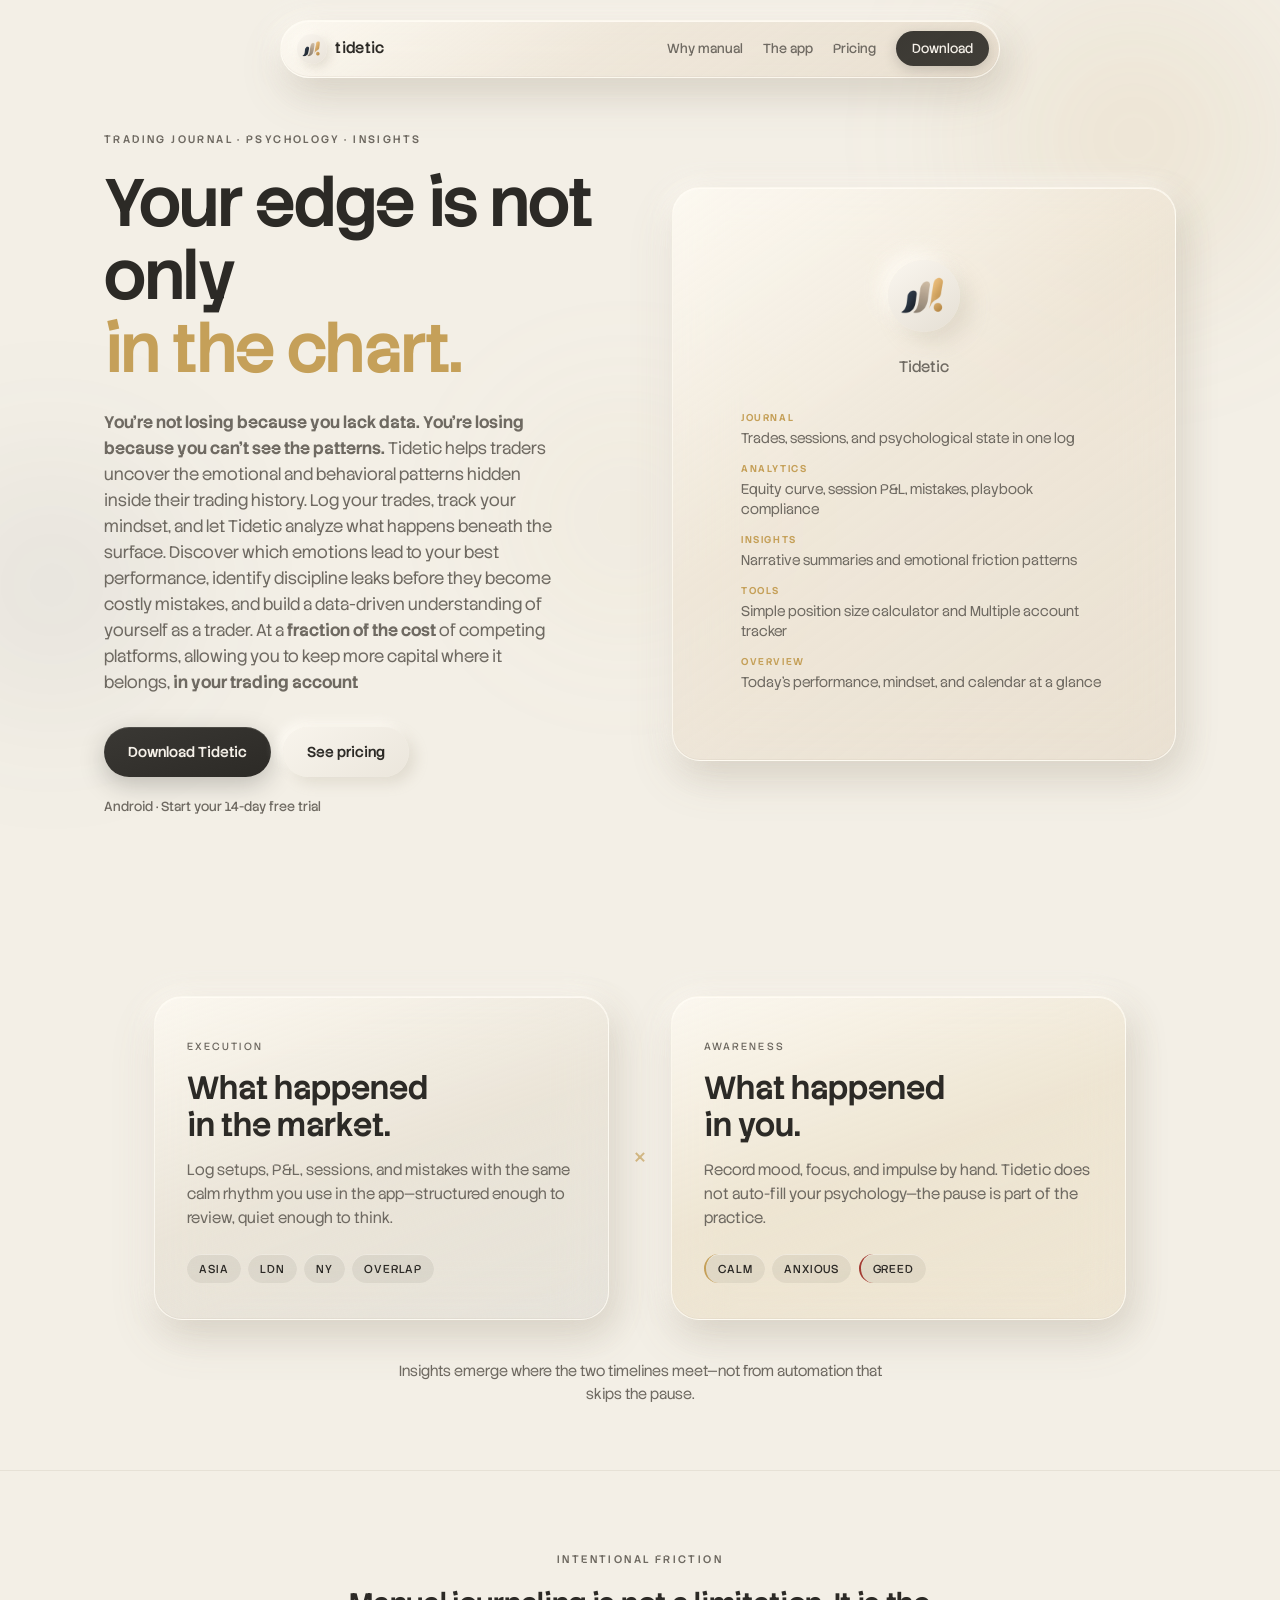
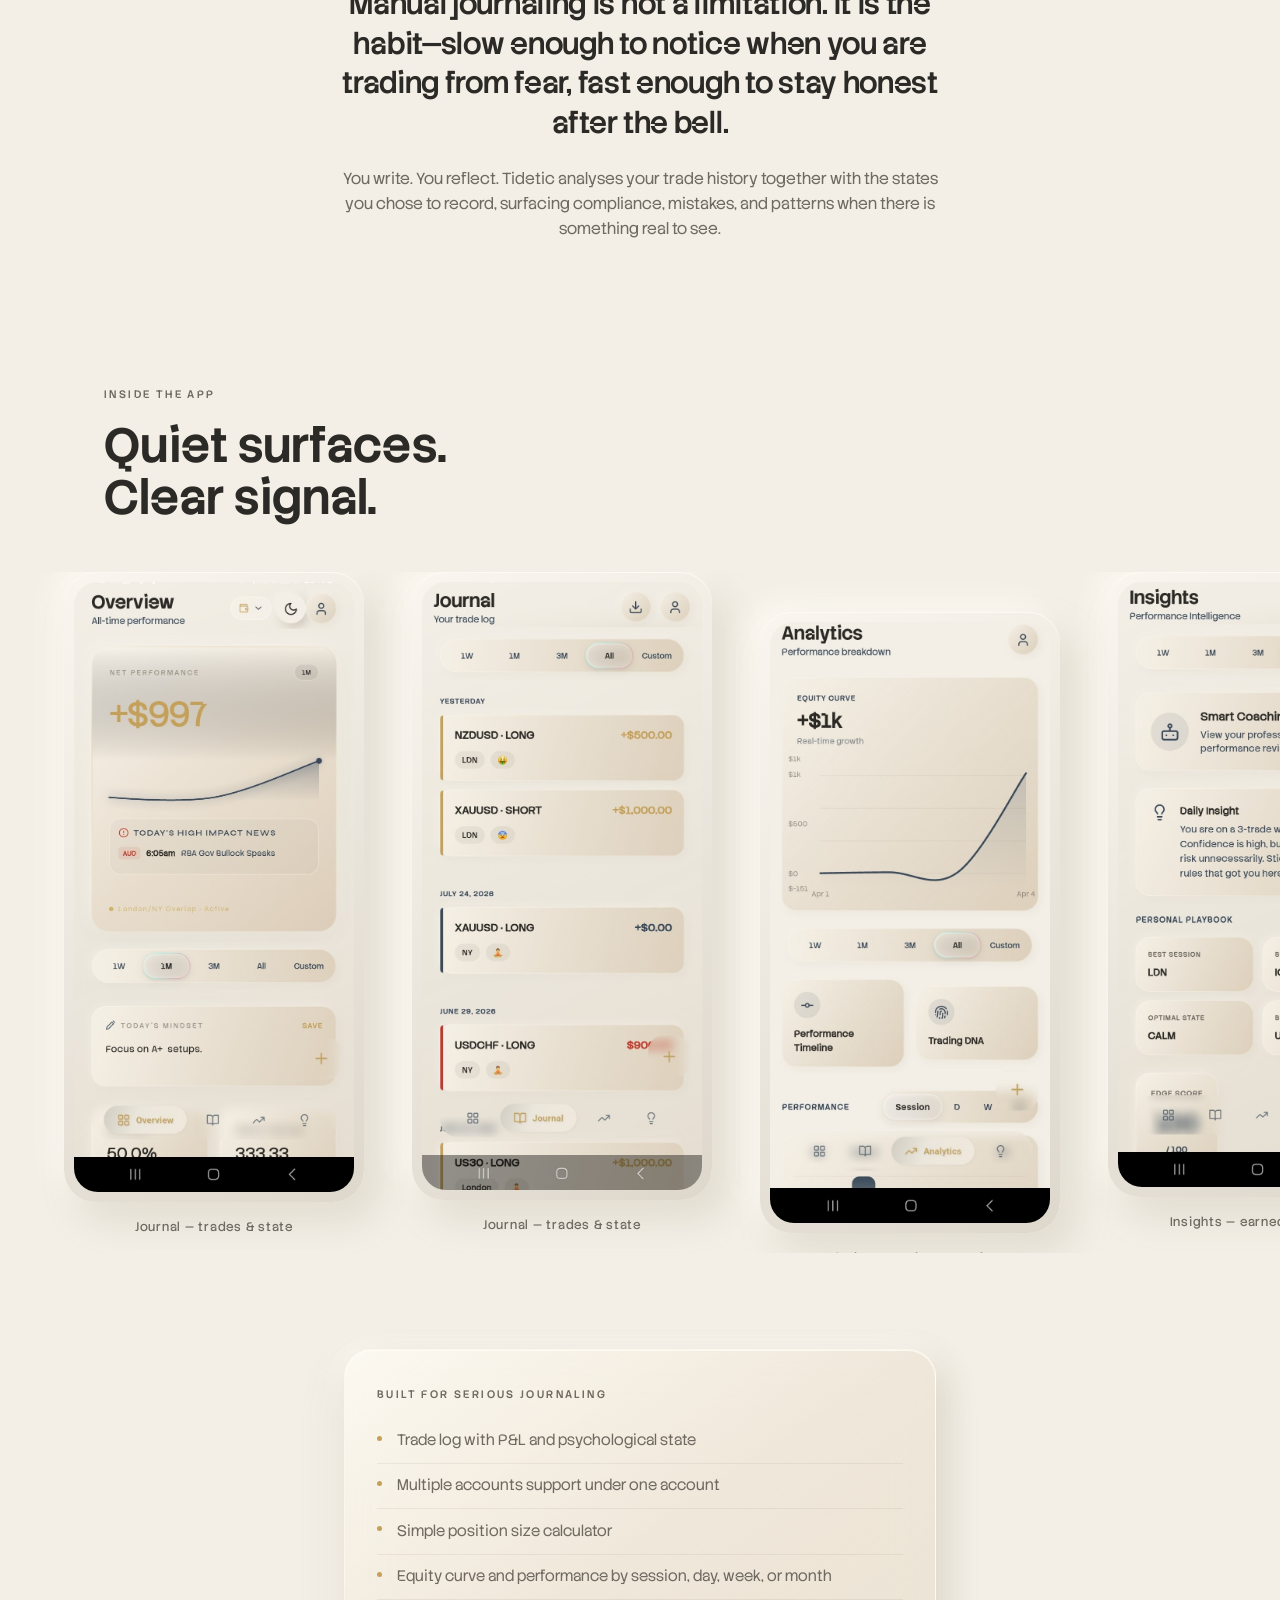
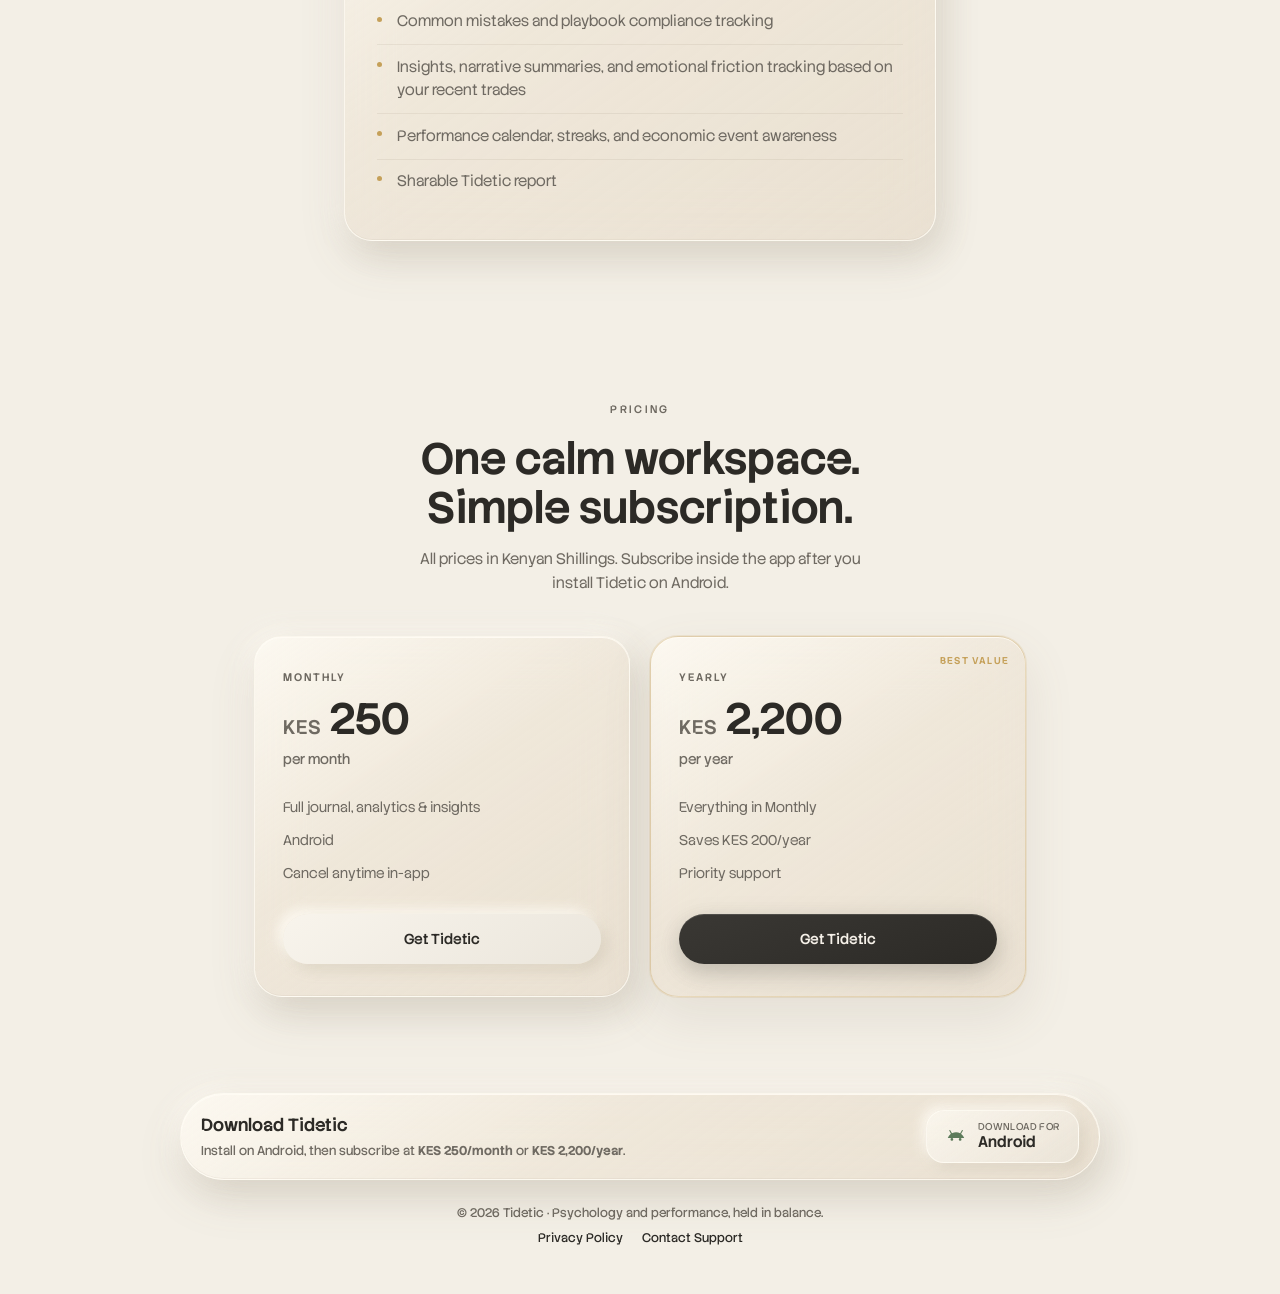
<file: index.html>
<!DOCTYPE html>
<html lang="en">

<head>
  <meta charset="UTF-8" />
  <meta name="viewport" content="width=device-width, initial-scale=1.0" />
  <meta name="description"
    content="Tidetic is a trading journal for Android that pairs your trades with your psychological state—manual reflection, session analytics, and insights." />
  <meta property="og:title" content="Tidetic — Trade journal &amp; psychology" />
  <meta property="og:description"
    content="Journal trades and mindset together. KES 250/month or KES 2,200/year. Android." />
  <meta property="og:type" content="website" />
  <meta name="theme-color" content="#f3efe6" />
  <title>Tidetic — Trading journal &amp; psychology</title>
  <link rel="icon" href="images/app_logo_padded_transparent.png" type="image/png" />
  <link rel="preconnect" href="https://fonts.googleapis.com" />
  <link rel="preconnect" href="https://fonts.gstatic.com" crossorigin />
  <link href="https://fonts.googleapis.com/css2?family=Stack+Sans+Notch:wght@300;400;500;600;700&display=swap"
    rel="stylesheet" />
  <link rel="stylesheet" href="styles.css" />
  <script src="config.js" defer></script>
</head>

<body>
  <div class="ambient" aria-hidden="true">
    <span class="orb orb--gold"></span>
    <span class="orb orb--slate"></span>
    <span class="orb orb--warm"></span>
  </div>

  <header class="site-head glass-strip">
    <a class="mark" href="#top" aria-label="Tidetic home">
      <span class="mark__yin" aria-hidden="true">
        <img src="images/app_logo_padded_transparent.png" alt="" width="30" height="30" />
      </span>
      <span class="mark__word">tidetic</span>
    </a>
    <nav class="site-head__nav" aria-label="Primary">
      <a href="#philosophy">Why manual</a>
      <a href="#product">The app</a>
      <a href="#pricing">Pricing</a>
      <a href="#download" class="nav-cta">Download</a>
    </nav>
  </header>

  <main id="top">
    <section class="hero">
      <div class="hero__intro">
        <p class="eyebrow">Trading journal · Psychology · Insights</p>
        <h1>
          <span class="hero__line">Your edge is not only</span>
          <span class="hero__line hero__line--accent">in the chart.</span>
        </h1>
        <p class="hero__lede">
          <b>You're not losing because you lack data. You're losing because you can't see the patterns.</b>
          Tidetic helps traders uncover the emotional and behavioral patterns hidden inside their trading history. Log
          your trades, track your mindset, and let Tidetic analyze what happens beneath the surface. Discover which
          emotions lead to your best performance, identify discipline leaks before they become costly mistakes, and
          build a data-driven understanding of yourself as a trader. At a <b>fraction of the cost</b> of competing
          platforms, allowing you to keep more capital where it belongs, <b>in your trading account</b>
        </p>
        <div class="hero__actions">
          <a href="#download" class="btn btn--primary">Download Tidetic</a>
          <a href="#pricing" class="btn btn--ghost">See pricing</a>
        </div>
        <p class="hero__platforms">Android · Start your 14-day free trial</p>
      </div>

      <div class="hero-glass glass-panel glass-panel--hero">
        <div class="hero-glass__body">
          <div class="splash-mimic">
            <div class="splash-mimic__orb">
              <img src="images/app_logo_padded_transparent.png" alt="Tidetic app icon" width="72" height="72" />
            </div>
            <p class="splash-mimic__label">Tidetic</p>
          </div>
          <ul class="hero-features">
            <li><span class="hero-features__label">Journal</span> Trades, sessions, and psychological state in one log
            </li>
            <li><span class="hero-features__label">Analytics</span> Equity curve, session P&amp;L, mistakes, playbook
              compliance</li>
            <li><span class="hero-features__label">Insights</span> Narrative summaries and emotional friction patterns
            </li>
            <li><span class="hero-features__label">Tools</span> Simple position size calculator and Multiple account 
              tracker</li>
            <li><span class="hero-features__label">Overview</span> Today’s performance, mindset, and calendar at a
              glance</li>
          </ul>
        </div>
      </div>
    </section>

    <section class="duality" aria-labelledby="duality-heading">
      <h2 id="duality-heading" class="sr-only">Trade data and psychological state</h2>
      <div class="duality__grid">
        <article class="glass-panel duality__pane duality__pane--trade">
          <span class="pane-label">Execution</span>
          <h3 class="pane-title">What happened<br />in the market.</h3>
          <p class="pane-copy">Log setups, P&amp;L, sessions, and mistakes with the same calm rhythm you use in the
            app—structured enough to review, quiet enough to think.</p>
          <ul class="pane-tags">
            <li>Asia</li>
            <li>LDN</li>
            <li>NY</li>
            <li>Overlap</li>
          </ul>
        </article>
        <div class="duality__bridge" aria-hidden="true"><span class="duality__and">×</span></div>
        <article class="glass-panel duality__pane duality__pane--mind">
          <span class="pane-label">Awareness</span>
          <h3 class="pane-title">What happened<br />in you.</h3>
          <p class="pane-copy">Record mood, focus, and impulse by hand. Tidetic does not auto-fill your psychology—the
            pause is part of the practice.</p>
          <ul class="pane-tags pane-tags--state">
            <li>Calm</li>
            <li>Anxious</li>
            <li>Greed</li>
          </ul>
        </article>
      </div>
      <p class="duality__footnote">Insights emerge where the two timelines meet—not from automation that skips the
        pause.</p>
    </section>

    <section id="philosophy" class="philosophy">
      <div class="philosophy__inner">
        <p class="eyebrow">Intentional friction</p>
        <blockquote class="philosophy__quote">
          Manual journaling is not a limitation. It is the habit—slow enough to notice when you are trading from fear,
          fast enough to stay honest after the bell.
        </blockquote>
        <p class="philosophy__body">
          You write. You reflect. Tidetic analyses your trade history together with the states you chose to record,
          surfacing compliance, mistakes, and patterns when there is something real to see.
        </p>
      </div>
    </section>

    <section id="product" class="showcase">
      <header class="showcase__head">
        <p class="eyebrow">Inside the app</p>
        <h2>Quiet surfaces.<br />Clear signal.</h2>
      </header>
      <div class="showcase__stage">
         <figure class="device-frame">
          <div class="device-frame__bezel">
            <img src="images/overview.jpg" alt="Tidetic Overview screen bird's eye view of your trading"
              width="390" height="844" loading="lazy" />
          </div>
          <figcaption>Journal — trades &amp; state</figcaption>
        </figure>
        <figure class="device-frame">
          <div class="device-frame__bezel">
            <img src="images/journal.jpg" alt="Tidetic Journal screen listing trades with psychological tags"
              width="390" height="844" loading="lazy" />
          </div>
          <figcaption>Journal — trades &amp; state</figcaption>
        </figure>
        <figure class="device-frame device-frame--offset">
          <div class="device-frame__bezel">
            <img src="images/Analytics.jpg" alt="Tidetic Analytics equity curve and performance breakdown"
              width="390" height="844" loading="lazy" />
          </div>
          <figcaption>Analytics — equity &amp; sessions</figcaption>
        </figure>
        <figure class="device-frame">
          <div class="device-frame__bezel">
            <img src="images/insights.jpg" alt="Tidetic Insights patterns and reflections" width="390" height="844"
              loading="lazy" />
          </div>
          <figcaption>Insights — earned patterns</figcaption>
        </figure>
      </div>
    </section>

    <section class="capabilities">
      <div class="capabilities__glass glass-panel">
        <p class="eyebrow">Built for serious journaling</p>
        <ul class="capabilities__list">
          <li>Trade log with P&amp;L and psychological state</li>
          <li>Multiple accounts support under one account</li>
          <li>Simple position size calculator</li>
          <li>Equity curve and performance by session, day, week, or month</li>
          <li>Common mistakes and playbook compliance tracking</li>
          <li>Insights, narrative summaries, and emotional friction tracking based on your recent trades</li>
          <li>Performance calendar, streaks, and economic event awareness</li>
          <li>Sharable Tidetic report</li>
        </ul>
      </div>
    </section>

    <section id="pricing" class="pricing" aria-labelledby="pricing-heading">
      <header class="pricing__head">
        <p class="eyebrow">Pricing</p>
        <h2 id="pricing-heading">One calm workspace.<br />Simple subscription.</h2>
        <p class="pricing__intro">All prices in Kenyan Shillings. Subscribe inside the app after you install Tidetic on
          Android.</p>
      </header>

      <div class="pricing__cards">
        <article class="glass-panel pricing-card">
          <p class="pricing-card__label">Monthly</p>
          <p class="pricing-card__price"><span class="pricing-card__currency">KES</span> <span
              class="pricing-card__amount">250</span></p>
          <p class="pricing-card__period">per month</p>
          <ul class="pricing-card__features">
            <li>Full journal, analytics &amp; insights</li>
            <li>Android</li>
            <li>Cancel anytime in-app</li>
          </ul>
          <a href="#download" class="btn btn--ghost pricing-card__cta">Get Tidetic</a>
        </article>

        <article class="glass-panel pricing-card pricing-card--featured">
          <p class="pricing-card__badge">Best value</p>
          <p class="pricing-card__label">Yearly</p>
          <p class="pricing-card__price"><span class="pricing-card__currency">KES</span> <span
              class="pricing-card__amount">2,200</span></p>
          <p class="pricing-card__period">per year</p>
          <ul class="pricing-card__features">
            <li>Everything in Monthly</li>
            <li>Saves KES 200/year</li>
            <li>Priority support</li>
          </ul>
          <a href="#download" class="btn btn--primary pricing-card__cta">Get Tidetic</a>
        </article>
      </div>
    </section>
  </main>

  <footer id="download" class="site-footer">
    <div class="download-dock__glass glass-panel">
      <div class="download-dock__copy">
        <p class="download-dock__title">Download Tidetic</p>
        <p class="download-dock__sub">Install on Android, then subscribe at <strong>KES 250/month</strong> or
          <strong>KES 2,200/year</strong>.
        </p>
      </div>
      <div class="download-dock__actions">
        <!-- Android button -->
        <a href="https://github.com/TonyDimbu/Tidetic/releases/download/v1.0.0/Tideticjournal.apk" class="dl-btn dl-btn--android" id="dl-android" aria-label="Get Tidetic on Android" target="_blank" rel="noopener">
          <svg viewBox="0 0 24 24" width="22" height="22" aria-hidden="true">
            <path fill="currentColor"
              d="M17.6 9.48l1.84-3.18c.16-.27.06-.62-.22-.78a.6.6 0 0 0-.78.22l-1.88 3.24a11.4 11.4 0 0 0-8.92 0L5.76 5.74a.6.6 0 0 0-.78-.22c-.28.16-.38.51-.22.78L6.4 9.48A10.15 10.15 0 0 0 3 14.25h18a10.15 10.15 0 0 0-3.6-4.77zM7.5 17.25a1.5 1.5 0 1 1 0-3 1.5 1.5 0 0 1 0 3zm9 0a1.5 1.5 0 1 1 0-3 1.5 1.5 0 0 1 0 3z" />
          </svg>
          <span><small>Download for</small>Android</span>
        </a>
      </div>
    </div>
    <div class="site-footer__meta">
      <p>© <span id="year"></span> Tidetic · Psychology and performance, held in balance.</p>
      <p class="footer-links">
        <a href="privacy.html" style="margin-right: 16px;">Privacy Policy</a>
        <a href="mailto:tideticjournal@gmail.com">Contact Support</a>
      </p>
    </div>
  </footer>

  <script src="script.js"></script>

  <!--Start of Tawk.to Script-->
  <script type="text/javascript">
  var Tawk_API=Tawk_API||{}, Tawk_LoadStart=new Date();
  (function(){
  var s1=document.createElement("script"),s0=document.getElementsByTagName("script")[0];
  s1.async=true;
  s1.src='https://embed.tawk.to/6a3e41a8a628e21d47729a37/1js1j0urt';
  s1.charset='UTF-8';
  s1.setAttribute('crossorigin','*');
  s0.parentNode.insertBefore(s1,s0);
  })();
  </script>
  <!--End of Tawk.to Script-->
</body>

</html>
</file>
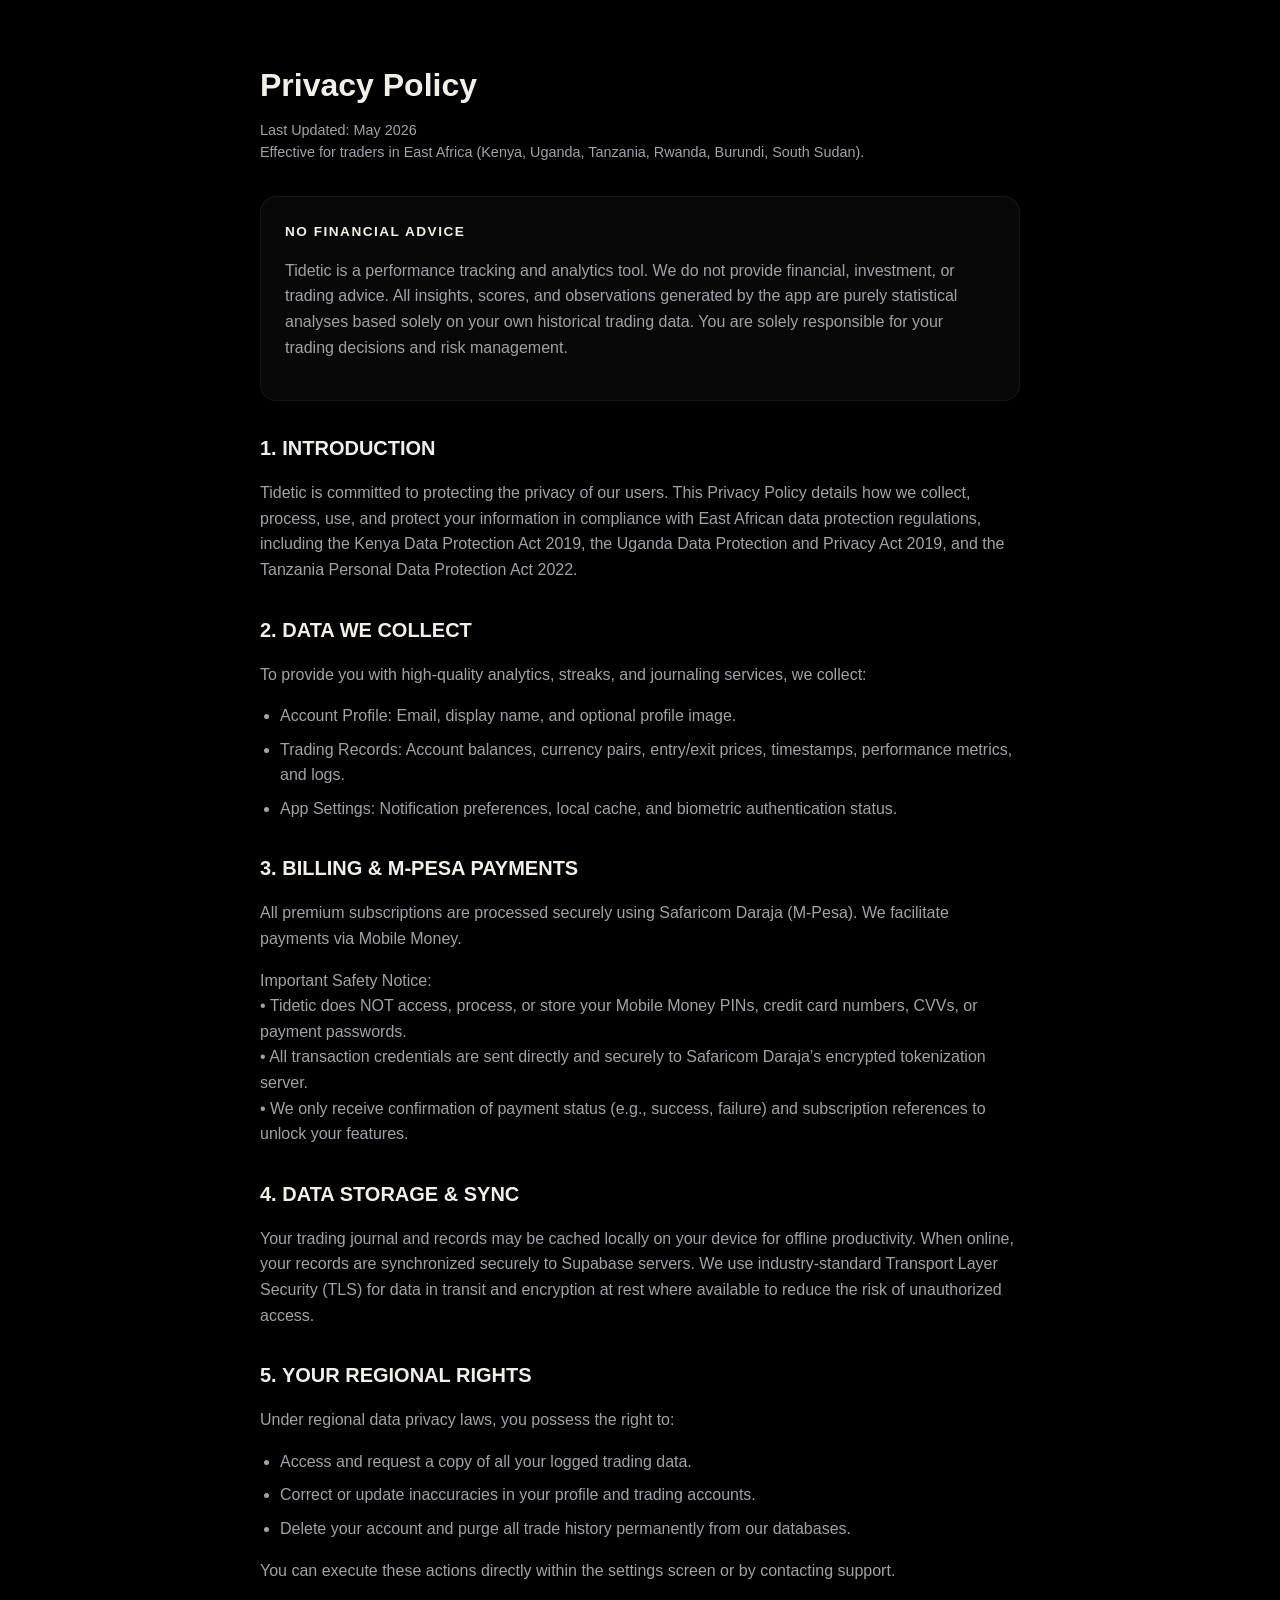
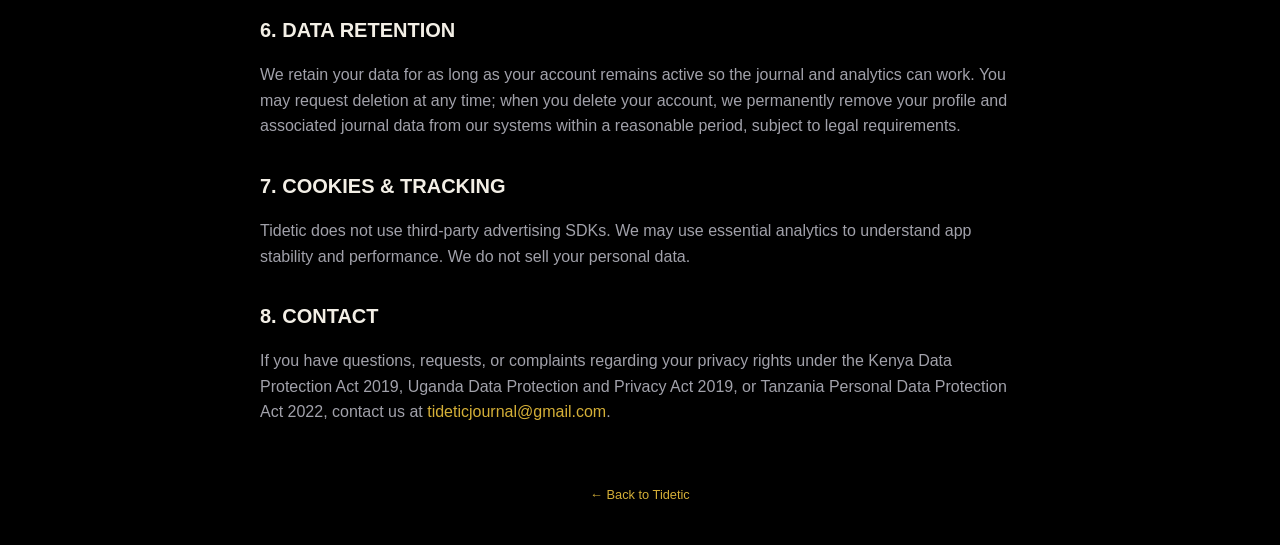
<file: privacy.html>
<!DOCTYPE html>
<html lang="en">
<head>
  <meta charset="UTF-8" />
  <meta name="viewport" content="width=device-width, initial-scale=1.0" />
  <title>Privacy Policy — Tidetic</title>
  <link rel="stylesheet" href="styles.css" />
  <style>
    body { padding: 40px 20px; max-width: 800px; margin: 0 auto; color: #a1a1aa; font-family: 'Stack Sans Notch', sans-serif; background-color: #000; }
    h1 { color: #f3efe6; font-size: 2rem; margin-bottom: 8px; }
    h2 { color: #f3efe6; font-size: 1.25rem; margin-top: 32px; margin-bottom: 12px; }
    .last-updated { font-size: 0.9rem; margin-bottom: 32px; }
    .card { background: rgba(255, 255, 255, 0.03); border: 1px solid rgba(255, 255, 255, 0.05); padding: 24px; border-radius: 16px; margin-bottom: 24px; }
    .card-title { color: #f3efe6; font-weight: bold; margin-bottom: 12px; font-size: 0.85rem; letter-spacing: 1.5px; }
    a { color: #d4af37; text-decoration: none; }
    a:hover { text-decoration: underline; }
    ul { padding-left: 20px; }
    li { margin-bottom: 8px; line-height: 1.6; }
    p { line-height: 1.6; }
  </style>
</head>
<body>
  <h1>Privacy Policy</h1>
  <div class="last-updated">Last Updated: May 2026<br>Effective for traders in East Africa (Kenya, Uganda, Tanzania, Rwanda, Burundi, South Sudan).</div>

  <div class="card">
    <div class="card-title">NO FINANCIAL ADVICE</div>
    <p>Tidetic is a performance tracking and analytics tool. We do not provide financial, investment, or trading advice. All insights, scores, and observations generated by the app are purely statistical analyses based solely on your own historical trading data. You are solely responsible for your trading decisions and risk management.</p>
  </div>

  <h2>1. INTRODUCTION</h2>
  <p>Tidetic is committed to protecting the privacy of our users. This Privacy Policy details how we collect, process, use, and protect your information in compliance with East African data protection regulations, including the Kenya Data Protection Act 2019, the Uganda Data Protection and Privacy Act 2019, and the Tanzania Personal Data Protection Act 2022.</p>

  <h2>2. DATA WE COLLECT</h2>
  <p>To provide you with high-quality analytics, streaks, and journaling services, we collect:</p>
  <ul>
    <li>Account Profile: Email, display name, and optional profile image.</li>
    <li>Trading Records: Account balances, currency pairs, entry/exit prices, timestamps, performance metrics, and logs.</li>
    <li>App Settings: Notification preferences, local cache, and biometric authentication status.</li>
  </ul>

  <h2>3. BILLING & M-PESA PAYMENTS</h2>
  <p>All premium subscriptions are processed securely using Safaricom Daraja (M-Pesa). We facilitate payments via Mobile Money.</p>
  <p>Important Safety Notice:<br>
  • Tidetic does NOT access, process, or store your Mobile Money PINs, credit card numbers, CVVs, or payment passwords.<br>
  • All transaction credentials are sent directly and securely to Safaricom Daraja’s encrypted tokenization server.<br>
  • We only receive confirmation of payment status (e.g., success, failure) and subscription references to unlock your features.</p>

  <h2>4. DATA STORAGE & SYNC</h2>
  <p>Your trading journal and records may be cached locally on your device for offline productivity. When online, your records are synchronized securely to Supabase servers. We use industry-standard Transport Layer Security (TLS) for data in transit and encryption at rest where available to reduce the risk of unauthorized access.</p>

  <h2>5. YOUR REGIONAL RIGHTS</h2>
  <p>Under regional data privacy laws, you possess the right to:</p>
  <ul>
    <li>Access and request a copy of all your logged trading data.</li>
    <li>Correct or update inaccuracies in your profile and trading accounts.</li>
    <li>Delete your account and purge all trade history permanently from our databases.</li>
  </ul>
  <p>You can execute these actions directly within the settings screen or by contacting support.</p>

  <h2>6. DATA RETENTION</h2>
  <p>We retain your data for as long as your account remains active so the journal and analytics can work. You may request deletion at any time; when you delete your account, we permanently remove your profile and associated journal data from our systems within a reasonable period, subject to legal requirements.</p>

  <h2>7. COOKIES & TRACKING</h2>
  <p>Tidetic does not use third‑party advertising SDKs. We may use essential analytics to understand app stability and performance. We do not sell your personal data.</p>

  <h2>8. CONTACT</h2>
  <p>If you have questions, requests, or complaints regarding your privacy rights under the Kenya Data Protection Act 2019, Uganda Data Protection and Privacy Act 2019, or Tanzania Personal Data Protection Act 2022, contact us at <a href="mailto:tideticjournal@gmail.com">tideticjournal@gmail.com</a>.</p>

  <div style="text-align: center; margin-top: 60px; font-size: 0.8rem; color: #555;">
    <a href="index.html">← Back to Tidetic</a>
  </div>
</body>
</html>
</file>
<file: styles.css>
/* Tidetic landing — warm cream, liquid glass, soft neumorphism */

:root {
  --cream: #f3efe6;
  --cream-deep: #ebe6dc;
  --cream-ink: #2c2a26;
  --cream-muted: #6f6a62;
  --gold: #c5a059;
  --gold-soft: #dcc48a;
  --gold-glow: rgba(197, 160, 89, 0.35);
  --brick: #a33b32;
  --slate: #4a5568;
  --glass-fill: rgba(252, 248, 240, 0.52);
  --glass-edge: rgba(255, 252, 245, 0.75);
  --glass-shadow: rgba(120, 108, 90, 0.12);
  --neu-light: rgba(255, 252, 245, 0.85);
  --neu-dark: rgba(160, 148, 128, 0.22);
  --radius-lg: 28px;
  --radius-pill: 999px;
  --font: "Stack Sans Notch", system-ui, sans-serif;
  --ease: cubic-bezier(0.22, 1, 0.36, 1);
}

*,
*::before,
*::after {
  box-sizing: border-box;
}

html {
  scroll-behavior: smooth;
}

body {
  margin: 0;
  min-height: 100vh;
  font-family: var(--font);
  font-weight: 400;
  color: var(--cream-ink);
  background: var(--cream);
  line-height: 1.55;
  overflow-x: hidden;
}

.sr-only {
  position: absolute;
  width: 1px;
  height: 1px;
  padding: 0;
  margin: -1px;
  overflow: hidden;
  clip: rect(0, 0, 0, 0);
  border: 0;
}

/* Ambient colour fields — makes glass readable */
.ambient {
  position: fixed;
  inset: 0;
  z-index: 0;
  pointer-events: none;
  overflow: hidden;
}

.orb {
  position: absolute;
  border-radius: 50%;
  filter: blur(80px);
  opacity: 0.55;
  animation: drift 22s var(--ease) infinite alternate;
}

.orb--gold {
  width: min(55vw, 420px);
  height: min(55vw, 420px);
  top: -8%;
  right: -5%;
  background: radial-gradient(circle, var(--gold-glow) 0%, transparent 70%);
}

.orb--slate {
  width: min(45vw, 360px);
  height: min(45vw, 360px);
  bottom: 15%;
  left: -10%;
  background: radial-gradient(circle, rgba(74, 85, 104, 0.2) 0%, transparent 70%);
  animation-delay: -7s;
}

.orb--warm {
  width: min(35vw, 280px);
  height: min(35vw, 280px);
  top: 42%;
  left: 38%;
  background: radial-gradient(circle, rgba(220, 196, 138, 0.25) 0%, transparent 70%);
  animation-delay: -14s;
}

@keyframes drift {
  from { transform: translate(0, 0) scale(1); }
  to { transform: translate(3%, 4%) scale(1.08); }
}

/* Shared glass — warm brownish tint like landing awareness card */
.glass-strip,
.glass-panel {
  background: linear-gradient(
    145deg,
    rgba(255, 252, 245, 0.72) 0%,
    rgba(235, 225, 210, 0.55) 45%,
    rgba(220, 205, 185, 0.42) 100%
  );
  backdrop-filter: blur(28px) saturate(1.35);
  -webkit-backdrop-filter: blur(28px) saturate(1.35);
  border: 1px solid var(--glass-edge);
  box-shadow:
    inset 0 1px 0 var(--neu-light),
    inset 0 -1px 0 rgba(180, 165, 145, 0.12),
    0 18px 48px var(--glass-shadow),
    8px 12px 32px var(--neu-dark),
    -6px -6px 24px var(--neu-light);
}

/* Header */
.site-head {
  position: fixed;
  top: 1.25rem;
  left: 50%;
  transform: translateX(-50%);
  z-index: 100;
  display: flex;
  align-items: center;
  justify-content: space-between;
  gap: 2rem;
  width: min(92vw, 720px);
  padding: 0.65rem 0.65rem 0.65rem 1rem;
  border-radius: var(--radius-pill);
}

.mark {
  display: flex;
  align-items: center;
  gap: 0.55rem;
  text-decoration: none;
  color: var(--cream-ink);
}

.mark__yin {
  display: flex;
  align-items: center;
  justify-content: center;
  width: 30px;
  height: 30px;
  border-radius: 50%;
  overflow: hidden;
  background: linear-gradient(145deg, #faf6ef, #e8e2d8);
  box-shadow:
    4px 4px 10px var(--neu-dark),
    -3px -3px 8px var(--neu-light);
}

.mark__yin img {
  width: 100%;
  height: 100%;
  border-radius: 50%;
  object-fit: cover;
  display: block;
}

.mark__word {
  font-size: 0.95rem;
  font-weight: 500;
  letter-spacing: 0.02em;
}

.site-head__nav {
  display: flex;
  align-items: center;
  gap: 1.25rem;
  font-size: 0.82rem;
}

.site-head__nav a {
  color: var(--cream-muted);
  text-decoration: none;
  transition: color 0.2s;
}

.site-head__nav a:hover {
  color: var(--cream-ink);
}

.nav-cta {
  padding: 0.45rem 1rem;
  border-radius: var(--radius-pill);
  background: linear-gradient(145deg, rgba(44, 42, 38, 0.92), rgba(55, 52, 47, 0.95));
  color: #f5f0e8 !important;
  box-shadow: 0 4px 14px rgba(44, 42, 38, 0.2);
}

/* Typography helpers */
.eyebrow {
  margin: 0 0 1rem;
  font-size: 0.68rem;
  font-weight: 500;
  letter-spacing: 0.22em;
  text-transform: uppercase;
  color: var(--cream-muted);
}

/* Hero */
main {
  position: relative;
  z-index: 1;
}

.hero {
  display: grid;
  grid-template-columns: 1fr 1fr;
  gap: clamp(2rem, 5vw, 4rem);
  align-items: center;
  min-height: 100vh;
  padding: 7rem clamp(1.5rem, 5vw, 5rem) 4rem;
  max-width: 1200px;
  margin: 0 auto;
}

.hero__line {
  display: block;
  font-size: clamp(2.4rem, 5.5vw, 4.2rem);
  font-weight: 600;
  line-height: 1.08;
  letter-spacing: -0.02em;
}

.hero__line--accent {
  color: var(--gold);
}

.hero__lede {
  margin: 1.5rem 0 2rem;
  max-width: 28rem;
  font-size: 1.05rem;
  font-weight: 300;
  color: var(--cream-muted);
}

.hero__actions {
  display: flex;
  flex-wrap: wrap;
  gap: 0.75rem;
}

.btn {
  display: inline-flex;
  align-items: center;
  padding: 0.85rem 1.5rem;
  border-radius: var(--radius-pill);
  font-family: var(--font);
  font-size: 0.9rem;
  font-weight: 500;
  text-decoration: none;
  transition: transform 0.25s var(--ease), box-shadow 0.25s;
}

.btn--primary {
  color: #f5f0e8;
  background: linear-gradient(160deg, #3a3834, #2c2a26);
  box-shadow:
    0 8px 24px rgba(44, 42, 38, 0.25),
    inset 0 1px 0 rgba(255, 252, 245, 0.12);
}

.btn--ghost {
  color: var(--cream-ink);
  background: linear-gradient(145deg, #f8f4ec, #ebe6dc);
  box-shadow:
    6px 6px 14px var(--neu-dark),
    -5px -5px 12px var(--neu-light);
}

.btn:hover {
  transform: translateY(-2px);
}

.hero__platforms {
  margin: 1.25rem 0 0;
  font-size: 0.82rem;
  color: var(--cream-muted);
}

/* Hero glass card */
.glass-panel--hero {
  border-radius: var(--radius-lg);
}

.hero-glass__body {
  padding: 2.25rem 2rem 2rem;
}

.splash-mimic {
  text-align: center;
  margin-bottom: 2rem;
}

.splash-mimic__orb {
  display: inline-flex;
  align-items: center;
  justify-content: center;
  width: 72px;
  height: 72px;
  border-radius: 50%;
  overflow: hidden;
  background: linear-gradient(145deg, #faf6ef, #e5dfd4);
  box-shadow:
    10px 10px 22px var(--neu-dark),
    -8px -8px 18px var(--neu-light);
}

.splash-mimic__orb img {
  width: 100%;
  height: 100%;
  object-fit: cover;
  display: block;
}

.splash-mimic__label {
  margin: 1rem 0 0;
  font-size: 0.95rem;
  font-weight: 400;
  color: var(--cream-muted);
}

.hero-features {
  list-style: none;
  margin: 0;
  padding: 0;
  display: flex;
  flex-direction: column;
  gap: 0.85rem;
}

.hero-features li {
  font-size: 0.88rem;
  font-weight: 300;
  color: var(--cream-muted);
  line-height: 1.45;
  padding-left: 0.25rem;
}

.hero-features__label {
  display: block;
  font-size: 0.62rem;
  font-weight: 600;
  letter-spacing: 0.16em;
  text-transform: uppercase;
  color: var(--gold);
  margin-bottom: 0.15rem;
}

/* Duality section */
.duality {
  padding: 6rem clamp(1.5rem, 5vw, 5rem) 4rem;
  max-width: 1100px;
  margin: 0 auto;
}

.duality__grid {
  display: grid;
  grid-template-columns: 1fr auto 1fr;
  gap: 1rem;
  align-items: stretch;
}

.glass-panel {
  border-radius: var(--radius-lg);
  padding: 2.25rem 2rem;
}

.duality__pane--trade {
  background: linear-gradient(
    160deg,
    rgba(255, 252, 245, 0.65) 0%,
    rgba(225, 218, 205, 0.5) 50%,
    rgba(74, 85, 104, 0.08) 100%
  );
}

.duality__pane--mind {
  background: linear-gradient(
    160deg,
    rgba(255, 252, 245, 0.65) 0%,
    rgba(232, 220, 195, 0.52) 50%,
    rgba(197, 160, 89, 0.12) 100%
  );
}

.pane-label {
  font-size: 0.65rem;
  letter-spacing: 0.2em;
  text-transform: uppercase;
  color: var(--cream-muted);
}

.pane-title {
  margin: 0.75rem 0 1rem;
  font-size: clamp(1.5rem, 3vw, 2rem);
  font-weight: 600;
  line-height: 1.15;
}

.pane-copy {
  margin: 0 0 1.5rem;
  font-size: 0.95rem;
  font-weight: 300;
  color: var(--cream-muted);
}

.pane-tags {
  display: flex;
  flex-wrap: wrap;
  gap: 0.45rem;
  list-style: none;
  margin: 0;
  padding: 0;
}

.pane-tags li {
  padding: 0.35rem 0.75rem;
  border-radius: var(--radius-pill);
  font-size: 0.72rem;
  letter-spacing: 0.08em;
  text-transform: uppercase;
  background: rgba(44, 42, 38, 0.07);
  color: var(--cream-ink);
  box-shadow: inset 0 1px 0 rgba(255, 252, 245, 0.5);
}

.pane-tags--state li:nth-child(1) {
  border-left: 2px solid var(--gold);
}

.pane-tags--state li:nth-child(3) {
  border-left: 2px solid var(--brick);
}

.duality__bridge {
  display: flex;
  align-items: center;
  justify-content: center;
  padding: 0 0.5rem;
}

.duality__and {
  font-size: 1.5rem;
  font-weight: 300;
  color: var(--gold);
  opacity: 0.7;
}

.duality__footnote {
  margin: 2.5rem auto 0;
  max-width: 32rem;
  text-align: center;
  font-size: 0.92rem;
  font-weight: 300;
  color: var(--cream-muted);
}

/* Philosophy */
.philosophy {
  padding: 5rem clamp(1.5rem, 5vw, 5rem);
  border-top: 1px solid rgba(160, 148, 128, 0.15);
}

.philosophy__inner {
  max-width: 38rem;
  margin: 0 auto;
  text-align: center;
}

.philosophy__quote {
  margin: 0 0 1.5rem;
  font-size: clamp(1.35rem, 3vw, 1.85rem);
  font-weight: 500;
  line-height: 1.35;
  letter-spacing: -0.01em;
}

.philosophy__body {
  margin: 0;
  font-size: 1rem;
  font-weight: 300;
  color: var(--cream-muted);
}

/* Showcase */
.showcase {
  padding: 4rem 0 6rem;
}

.showcase__head {
  padding: 0 clamp(1.5rem, 5vw, 5rem) 3rem;
  max-width: 1200px;
  margin: 0 auto;
}

.showcase__head h2 {
  margin: 0;
  font-size: clamp(2rem, 4vw, 3rem);
  font-weight: 600;
  line-height: 1.1;
}

.showcase__stage {
  display: flex;
  gap: clamp(1.5rem, 4vw, 3rem);
  padding: 0 clamp(1.5rem, 5vw, 5rem) 1rem;
  overflow-x: auto;
  scroll-snap-type: x mandatory;
  scrollbar-width: thin;
  scrollbar-color: var(--gold-soft) transparent;
}

.device-frame {
  flex: 0 0 min(78vw, 300px);
  scroll-snap-align: center;
  margin: 0;
}

.device-frame__bezel {
  border-radius: 32px;
  padding: 10px;
  background: linear-gradient(145deg, #faf6ef, #ddd7cc);
  box-shadow:
    14px 18px 36px var(--neu-dark),
    -10px -10px 28px var(--neu-light),
    inset 0 1px 0 var(--neu-light);
}

.device-frame__bezel img {
  display: block;
  width: 100%;
  height: auto;
  border-radius: 24px;
  background: var(--cream-deep);
}

.device-frame figcaption {
  margin-top: 1rem;
  font-size: 0.78rem;
  letter-spacing: 0.06em;
  color: var(--cream-muted);
  text-align: center;
}

.device-frame--offset {
  transform: translateY(2.5rem);
}

/* Capabilities */
.capabilities {
  padding: 0 clamp(1.5rem, 5vw, 5rem) 5rem;
  max-width: 720px;
  margin: 0 auto;
}

.capabilities__glass {
  border-radius: var(--radius-lg);
  padding: 2.25rem 2rem;
}

.capabilities__list {
  margin: 0;
  padding: 0;
  list-style: none;
}

.capabilities__list li {
  position: relative;
  padding: 0.65rem 0 0.65rem 1.25rem;
  font-size: 0.95rem;
  font-weight: 300;
  color: var(--cream-muted);
  border-bottom: 1px solid rgba(160, 148, 128, 0.15);
}

.capabilities__list li:last-child {
  border-bottom: none;
}

.capabilities__list li::before {
  content: "";
  position: absolute;
  left: 0;
  top: 1.05rem;
  width: 5px;
  height: 5px;
  border-radius: 50%;
  background: var(--gold);
}

/* Pricing */
.pricing {
  padding: 5rem clamp(1.5rem, 5vw, 5rem) 6rem;
  max-width: 900px;
  margin: 0 auto;
}

.pricing__head {
  text-align: center;
  margin-bottom: 2.5rem;
}

.pricing__head h2 {
  margin: 0;
  font-size: clamp(2rem, 4vw, 2.75rem);
  font-weight: 600;
  line-height: 1.12;
}

.pricing__intro {
  margin: 1rem auto 0;
  max-width: 28rem;
  font-size: 0.95rem;
  font-weight: 300;
  color: var(--cream-muted);
}

.pricing__cards {
  display: grid;
  grid-template-columns: repeat(2, 1fr);
  gap: 1.25rem;
}

.pricing-card {
  position: relative;
  border-radius: var(--radius-lg);
  padding: 2rem 1.75rem;
  display: flex;
  flex-direction: column;
}

.pricing-card--featured {
  border-color: rgba(197, 160, 89, 0.35);
  box-shadow:
    inset 0 1px 0 var(--neu-light),
    0 20px 50px var(--glass-shadow),
    0 0 0 1px rgba(197, 160, 89, 0.15);
}

.pricing-card__badge {
  position: absolute;
  top: 1rem;
  right: 1rem;
  margin: 0;
  font-size: 0.62rem;
  font-weight: 600;
  letter-spacing: 0.12em;
  text-transform: uppercase;
  color: var(--gold);
}

.pricing-card__label {
  margin: 0;
  font-size: 0.68rem;
  font-weight: 600;
  letter-spacing: 0.18em;
  text-transform: uppercase;
  color: var(--cream-muted);
}

.pricing-card__price {
  margin: 0.75rem 0 0;
  font-size: clamp(2.2rem, 5vw, 2.75rem);
  font-weight: 600;
  line-height: 1;
  color: var(--cream-ink);
}

.pricing-card__currency {
  font-size: 0.45em;
  font-weight: 500;
  color: var(--cream-muted);
}

.pricing-card__period {
  margin: 0.5rem 0 1.25rem;
  font-size: 0.88rem;
  color: var(--cream-muted);
}

.pricing-card__save {
  color: var(--gold);
}

.pricing-card__features {
  margin: 0 0 1.5rem;
  padding: 0;
  list-style: none;
  flex: 1;
}

.pricing-card__features li {
  font-size: 0.88rem;
  font-weight: 300;
  color: var(--cream-muted);
  padding: 0.35rem 0;
}

.pricing-card__cta {
  width: 100%;
  justify-content: center;
}

/* Footer / download */
.site-footer {
  position: relative;
  z-index: 10;
  padding: 0 clamp(1rem, 4vw, 2rem) 2.5rem;
}

.download-dock__glass {
  display: flex;
  flex-wrap: wrap;
  align-items: center;
  justify-content: space-between;
  gap: 1.5rem;
  max-width: 920px;
  margin: 0 auto;
  padding: 1rem 1.25rem;
  border-radius: var(--radius-pill);
}

.site-footer__meta {
  max-width: 920px;
  margin: 1.5rem auto 0;
  text-align: center;
  font-size: 0.78rem;
  color: var(--cream-muted);
}

.site-footer__meta p {
  margin: 0.35rem 0;
}

.site-footer__meta a {
  color: var(--cream-ink);
  text-decoration: none;
}

.site-footer__meta a:hover {
  color: var(--gold);
}

.download-dock__title {
  margin: 0;
  font-size: 1.1rem;
  font-weight: 600;
}

.download-dock__sub {
  margin: 0.2rem 0 0;
  font-size: 0.8rem;
  color: var(--cream-muted);
}

.download-dock__actions {
  display: flex;
  flex-wrap: wrap;
  gap: 1.25rem;
}

.download-dock__copy {
  flex: 1 1 320px;
  min-width: 260px;
}

.dl-btn {
  display: flex;
  align-items: center;
  gap: 0.65rem;
  padding: 0.65rem 1.15rem;
  border-radius: 18px;
  text-decoration: none;
  color: var(--cream-ink);
  background: linear-gradient(145deg, rgba(255, 252, 245, 0.7), rgba(235, 230, 220, 0.5));
  border: 1px solid var(--glass-edge);
  box-shadow:
    5px 5px 14px var(--neu-dark),
    -4px -4px 12px var(--neu-light);
  transition: transform 0.2s var(--ease);
}

.dl-btn span {
  display: flex;
  flex-direction: column;
  font-size: 0.95rem;
  font-weight: 600;
  line-height: 1.2;
}

.dl-btn small {
  font-size: 0.62rem;
  font-weight: 400;
  letter-spacing: 0.04em;
  color: var(--cream-muted);
  text-transform: uppercase;
}

.dl-btn--android:hover,
.dl-btn--windows:hover {
  transform: translateY(-2px);
}

.dl-btn--android svg {
  color: #5c7a5a;
}

/* Responsive */
@media (max-width: 900px) {
  .hero {
    grid-template-columns: 1fr;
    padding-top: 6.5rem;
    min-height: auto;
  }

  .glass-panel--hero {
    order: -1;
    max-width: 420px;
    margin: 0 auto;
  }

  .pricing__cards {
    grid-template-columns: 1fr;
  }

  .duality__grid {
    grid-template-columns: 1fr;
  }

  .duality__bridge {
    padding: 0.5rem 0;
  }

  .duality__and {
    transform: rotate(90deg);
  }

  .device-frame--offset {
    transform: none;
  }

  .site-head__nav a:not(.nav-cta) {
    display: none;
  }
}

@media (max-width: 520px) {
  .download-dock__glass {
    border-radius: var(--radius-lg);
    flex-direction: column;
    align-items: stretch;
    text-align: center;
  }

  .download-dock__actions {
    justify-content: center;
  }

  .hero__actions {
    flex-direction: column;
  }

  .btn {
    justify-content: center;
  }
}

@media (prefers-reduced-motion: reduce) {
  .orb {
    animation: none;
  }

  html {
    scroll-behavior: auto;
  }
}
</file>
